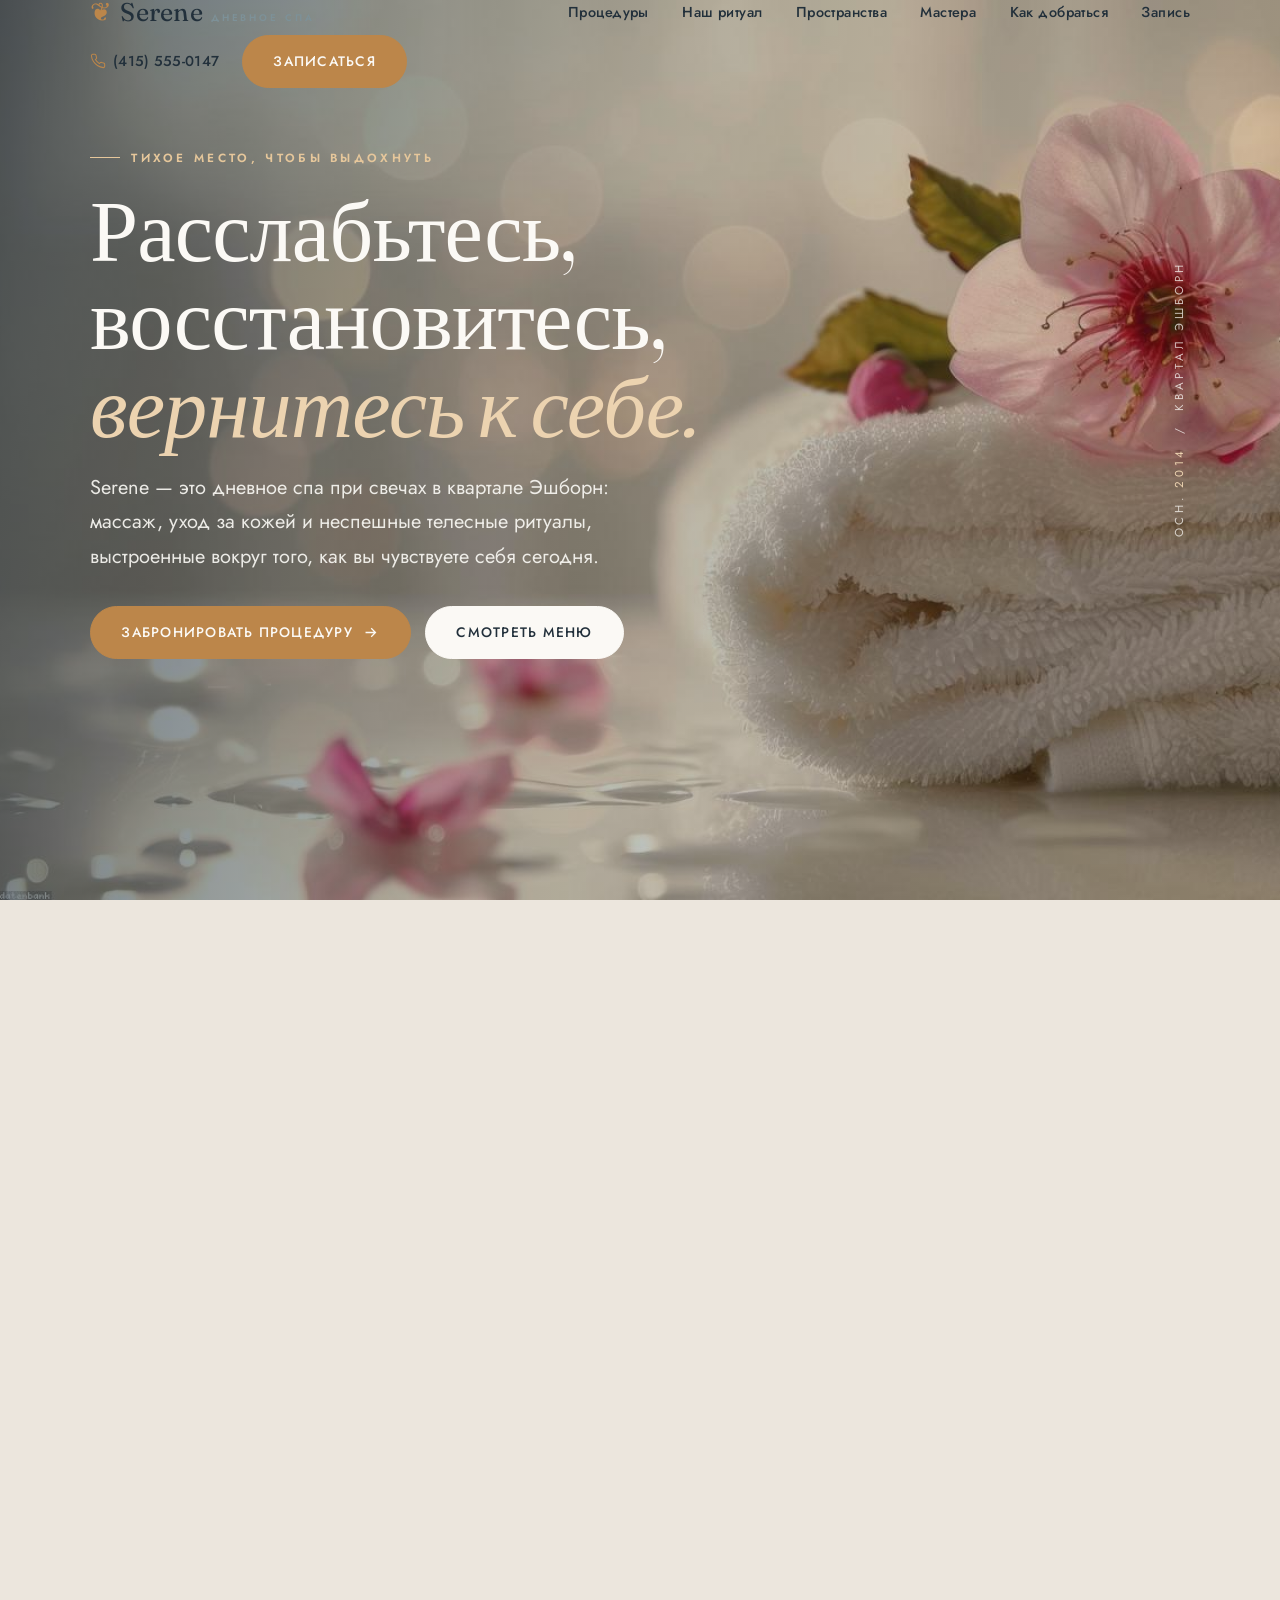
<file: deepseek_html_20260923_3751b5.html>
<!DOCTYPE html>
<html lang="ru">
<head>
<meta charset="utf-8">
<meta name="viewport" content="width=device-width, initial-scale=1">
<title>Serene — Бесплатный шаблон сайта спа и велнеса от uiCookies</title>
<meta name="description" content="Serene — бесплатный одностраничный шаблон сайта спа и велнеса на Bootstrap 5: спокойный дизайн, меню процедур, форма записи, галерея и раздел с командой.">
<meta name="theme-color" content="#22303b">
<meta property="og:type" content="website">
<meta property="og:title" content="Serene — Бесплатный шаблон сайта спа и велнеса">
<meta property="og:description" content="Спокойный, при свечах, одностраничный шаблон на Bootstrap 5 для спа, салонов и велнес-студий.">
<meta property="og:image" content="img/hero.jpg">
<link rel="preconnect" href="https://fonts.googleapis.com">
<link rel="preconnect" href="https://fonts.gstatic.com" crossorigin>
<link href="https://fonts.googleapis.com/css2?family=Fraunces:ital,opsz,wght@0,9..144,300..500;1,9..144,300..500&family=Jost:wght@300;400;500;600&display=swap" rel="stylesheet">
<link rel="stylesheet" href="css/vendor/bootstrap.min.css">
<link rel="stylesheet" href="css/style.css">
</head>
<body>

<a class="skip-link" href="#main">Перейти к содержимому</a>

<header class="site-header" id="siteHeader">
<nav class="nav" aria-label="Основная навигация">
<a class="brand" href="#top" aria-label="Serene — на главную">
<span class="brand-mark">&#10086;</span>Serene<small>дневное спа</small>
</a>
<ul class="nav-links" id="navLinks">
<li><a href="#services">Процедуры</a></li>
<li><a href="#about">Наш ритуал</a></li>
<li><a href="#gallery">Пространства</a></li>
<li><a href="#team">Мастера</a></li>
<li><a href="#visit">Как добраться</a></li>
<li><a href="#book">Запись</a></li>
</ul>
<div class="nav-cta">
<a class="nav-phone" href="tel:+14155550147" aria-label="Позвонить в спа">
<svg viewBox="0 0 24 24" fill="none" stroke="currentColor" stroke-width="1.6" aria-hidden="true"><path d="M22 16.9v3a2 2 0 0 1-2.2 2 19.8 19.8 0 0 1-8.6-3.1 19.5 19.5 0 0 1-6-6 19.8 19.8 0 0 1-3.1-8.7A2 2 0 0 1 4.1 2h3a2 2 0 0 1 2 1.7c.1 1 .4 1.9.7 2.8a2 2 0 0 1-.4 2.1L8.1 9.9a16 16 0 0 0 6 6l1.3-1.3a2 2 0 0 1 2.1-.4c.9.3 1.8.6 2.8.7a2 2 0 0 1 1.7 2z"/></svg>
(415) 555-0147
</a>
<a class="btn" href="#book">Записаться</a>
<button class="nav-toggle" id="navToggle" aria-label="Открыть меню" aria-expanded="false" aria-controls="navLinks">
<span></span>
</button>
</div>
</nav>
</header>

<main id="main">
<span id="top"></span>

<section class="hero" aria-label="Добро пожаловать в Serene Day Spa">
<div class="hero__bg">
<img src="img/hero.jpg" alt="Мягко освещённый кабинет спа с тёплыми полотенцами и зажжёнными свечами" fetchpriority="high">
</div>
<div class="hero__inner wrap">
<div class="hero__grid">
<div class="hero__copy">
<span class="eyebrow">Тихое место, чтобы выдохнуть</span>
<h1 class="hero__title">Расслабьтесь, восстановитесь, <em>вернитесь к себе.</em></h1>
<p class="hero__lede">Serene — это дневное спа при свечах в квартале Эшборн: массаж, уход за кожей и неспешные телесные ритуалы, выстроенные вокруг того, как вы чувствуете себя сегодня.</p>
<div class="hero__actions">
<a class="btn" href="#book">
Забронировать процедуру
<svg viewBox="0 0 24 24" fill="none" stroke="currentColor" stroke-width="1.8" aria-hidden="true"><path d="M5 12h14M13 6l6 6-6 6"/></svg>
</a>
<a class="btn btn--light" href="#services">Смотреть меню</a>
</div>
</div>
<div class="hero__side" aria-hidden="true">Осн. <span>2014</span> &nbsp;/&nbsp; Квартал Эшборн</div>
</div>
<div class="hero__strip reveal">
<div class="hero__stat"><b>12</b><span>ритуалов ухода</span></div>
<div class="hero__stat"><b>9</b><span>мастеров-терапевтов</span></div>
<div class="hero__stat"><b>4.9</b><span>рейтинг гостей</span></div>
<div class="hero__stat"><b>11</b><span>лет спокойствия</span></div>
</div>
</div>
</section>

<section class="section" id="services" aria-labelledby="services-title">
<div class="wrap">
<div class="section-head reveal">
<span class="eyebrow">Меню процедур</span>
<h2 class="section-title" id="services-title">Ритуалы, измеряемые <em>вдохами,</em> а не минутами.</h2>
<p class="lede">Каждая процедура начинается с тёплого очищения стоп и короткой консультации, чтобы давление, масла и темп были подобраны под вас. Выберите категорию ниже.</p>
</div>
<div class="menu-tabs reveal" role="tablist" aria-label="Категории процедур">
<button class="menu-tab is-active" data-filter="all" role="tab" aria-selected="true">Все</button>
<button class="menu-tab" data-filter="massage" role="tab" aria-selected="false">Массаж</button>
<button class="menu-tab" data-filter="facial" role="tab" aria-selected="false">Уход за лицом</button>
<button class="menu-tab" data-filter="body" role="tab" aria-selected="false">Ритуалы для тела</button>
<button class="menu-tab" data-filter="wellness" role="tab" aria-selected="false">Велнес</button>
</div>
<div class="menu-grid reveal" id="menuGrid">
<div class="menu-item" data-cat="massage">
<div class="menu-item__head"><span class="menu-item__name">Глубокий отдых с ароматерапией</span><span class="menu-item__dots" aria-hidden="true"></span></div>
<span class="menu-item__price">$118</span>
<p class="menu-item__meta">Медленный массаж всего тела со смесью лаванды, кедра и сладкого апельсина, чтобы успокоить перегруженную нервную систему.</p>
<div class="menu-item__tags"><span class="chip">75 мин</span><span class="chip">Среднее давление</span></div>
</div>
<div class="menu-item" data-cat="massage">
<div class="menu-item__head"><span class="menu-item__name">Глубокий массаж тканей</span><span class="menu-item__dots" aria-hidden="true"></span></div>
<span class="menu-item__price">$132</span>
<p class="menu-item__meta">Прицельная работа по спине, плечам и бёдрам для зажимов, которые явно задержались дольше, чем нужно.</p>
<div class="menu-item__tags"><span class="chip">60 мин</span><span class="chip">Сильное давление</span></div>
</div>
<div class="menu-item" data-cat="massage">
<div class="menu-item__head"><span class="menu-item__name">Тёплые базальтовые камни</span><span class="menu-item__dots" aria-hidden="true"></span></div>
<span class="menu-item__price">$146</span>
<p class="menu-item__meta">Нагретые вулканические камни скользят вдоль позвоночника, растворяя напряжение, которого вы уже перестали замечать.</p>
<div class="menu-item__tags"><span class="chip">80 мин</span><span class="chip">Мягкое тепло</span></div>
</div>
<div class="menu-item" data-cat="facial">
<div class="menu-item__head"><span class="menu-item__name">Сияющая процедура с розовой водой</span><span class="menu-item__dots" aria-hidden="true"></span></div>
<span class="menu-item__price">$104</span>
<p class="menu-item__meta">Осветляющий ритуал: энзимное очищение, гуаша и массаж розовым кварцем для уставшей, тусклой кожи.</p>
<div class="menu-item__tags"><span class="chip">55 мин</span><span class="chip">Для всех типов кожи</span></div>
</div>
<div class="menu-item" data-cat="facial">
<div class="menu-item__head"><span class="menu-item__name">Уход за барьером кожи «Спокойствие»</span><span class="menu-item__dots" aria-hidden="true"></span></div>
<span class="menu-item__price">$124</span>
<p class="menu-item__meta">Процедура без ароматизаторов для реактивной, сенсибилизированной кожи: охлаждающие шарики, овсяная маска и много тишины.</p>
<div class="menu-item__tags"><span class="chip">65 мин</span><span class="chip">Чувствительная кожа</span></div>
</div>
<div class="menu-item" data-cat="body">
<div class="menu-item__head"><span class="menu-item__name">Морская соль для тела</span><span class="menu-item__dots" aria-hidden="true"></span></div>
<span class="menu-item__price">$96</span>
<p class="menu-item__meta">Отшелушивание минеральной солью с последующим обёртыванием взбитым маслом ши, после которого кожа невероятно мягкая.</p>
<div class="menu-item__tags"><span class="chip">50 мин</span><span class="chip">Отшелушивание</span></div>
</div>
<div class="menu-item" data-cat="body">
<div class="menu-item__head"><span class="menu-item__name">Обёртывание «Кокон» с глиной</span><span class="menu-item__dots" aria-hidden="true"></span></div>
<span class="menu-item__price">$128</span>
<p class="menu-item__meta">Тёплая минеральная глина, массаж головы и неподвижность — полная перезагрузка в льне и тепле.</p>
<div class="menu-item__tags"><span class="chip">70 мин</span><span class="chip">Детокс</span></div>
</div>
<div class="menu-item" data-cat="wellness">
<div class="menu-item__head"><span class="menu-item__name">Сеанс рейки и дыхания</span><span class="menu-item__dots" aria-hidden="true"></span></div>
<span class="menu-item__price">$88</span>
<p class="menu-item__meta">Мягкая энергетическая работа в сочетании с управляемым дыханием, чтобы успокоить бегущие мысли перед сном или важной неделей.</p>
<div class="menu-item__tags"><span class="chip">45 мин</span><span class="chip">Без масел</span></div>
</div>
<div class="menu-item" data-cat="wellness">
<div class="menu-item__head"><span class="menu-item__name">Ретрит на полдня</span><span class="menu-item__dots" aria-hidden="true"></span></div>
<span class="menu-item__price">$268</span>
<p class="menu-item__meta">Массаж, уход за лицом, ванна и чай у камина — три неспешных часа полностью вне графика.</p>
<div class="menu-item__tags"><span class="chip">3 ч</span><span class="chip">Фирменный</span></div>
</div>
</div>
<p class="menu-note reveal">
<svg viewBox="0 0 24 24" fill="none" stroke="currentColor" stroke-width="1.6" aria-hidden="true"><circle cx="12" cy="12" r="9"/><path d="M12 8h.01M11 12h1v4h1"/></svg>
Доступны кабинеты для пар и подарочные карты. В цены включены чаевые и травяной чай в завершение.
</p>
</div>
</section>

<section class="section section--mist" id="about" aria-labelledby="about-title">
<div class="wrap">
<div class="about-grid">
<div class="about-figure reveal">
<div class="arch"><img src="img/about.jpg" alt="Терапевт раскладывает свежие цветы и свёрнутые полотенца рядом с кушеткой"></div>
<div class="about-badge">
<span class="about-badge__ico"><svg viewBox="0 0 24 24" fill="none" stroke="currentColor" stroke-width="1.5" aria-hidden="true"><path d="M12 3c1.5 3 4 4 4 7a4 4 0 0 1-8 0c0-3 2.5-4 4-7z"/><path d="M12 14v7M8 21h8"/></svg></span>
<div><b>Чистые формулы</b><span>Только cruelty-free средства с низким содержанием ароматизаторов</span></div>
</div>
</div>
<div class="about-copy reveal d1">
<span class="eyebrow">Наш ритуал</span>
<h2 class="section-title" id="about-title">Забота, которая замедляется под ваш темп.</h2>
<p class="lede">Serene началось в 2014 году с одной мысли: отдых — не роскошь, которую нужно заслужить, а поддержка. Всё здесь — приглушённый свет, лён, неторопливые руки — создано, чтобы помочь вам сбросить скорость.</p>
<ul class="pillars">
<li><span class="tick"><svg viewBox="0 0 24 24" fill="none" stroke="currentColor" stroke-width="2" aria-hidden="true"><path d="M20 6 9 17l-5-5"/></svg></span><div><b>Сначала консультация</b><p>Мы спрашиваем до начала и корректируем давление, масла и темп по ходу.</p></div></li>
<li><span class="tick"><svg viewBox="0 0 24 24" fill="none" stroke="currentColor" stroke-width="2" aria-hidden="true"><path d="M20 6 9 17l-5-5"/></svg></span><div><b>Меньше записей — больше пространства</b><p>Мы оставляем буферное время между гостями, чтобы ни одна процедура не была в спешке.</p></div></li>
<li><span class="tick"><svg viewBox="0 0 24 24" fill="none" stroke="currentColor" stroke-width="2" aria-hidden="true"><path d="M20 6 9 17l-5-5"/></svg></span><div><b>Средства, которые можно съесть</b><p>Растительные, cruelty-free и достаточно мягкие даже для реактивной кожи.</p></div></li>
</ul>
<p class="signature">Наоми Вэнс<small>Основатель и ведущий терапевт</small></p>
</div>
</div>
</div>
</section>

<section class="section" id="gallery" aria-labelledby="gallery-title">
<div class="wrap">
<div class="section-head section-head--center reveal">
<span class="eyebrow eyebrow--center">Внутри Serene</span>
<h2 class="section-title" id="gallery-title">Комнаты, похожие на долгий выдох.</h2>
<p class="lede">Девять отдельных кабинетов, бассейн при свечах и чайный сад — всё в нескольких шагах от шума квартала.</p>
</div>
<div class="gallery reveal" id="gallery-grid">
<figure class="g-tall" data-full="img/g2.jpg"><img src="img/g2.jpg" alt="Массажист работает с плечами гостя в приглушённом свете"><figcaption>Фирменный массажный кабинет</figcaption></figure>
<figure class="g-wide" data-full="img/g3.jpg"><img src="img/g3.jpg" alt="Композиция гладких базальтовых камней для горячего массажа"><figcaption>Терапия тёплыми камнями</figcaption></figure>
<figure data-full="img/g1.jpg"><img src="img/g1.jpg" alt="Свеча ручной работы светится на деревянном выступе"><figcaption>Восковые свечи</figcaption></figure>
<figure data-full="img/g4.jpg"><img src="img/g4.jpg" alt="Средства для ухода и ботаника, разложенные для процедуры для лица"><figcaption>Бар для ухода за лицом</figcaption></figure>
<figure class="g-wide" data-full="img/philosophy.jpg"><img src="img/philosophy.jpg" alt="Свежие цветы, сложенные полотенца и масла на тележке спа"><figcaption>Чайный сад</figcaption></figure>
</div>
</div>
</section>

<section class="section booking" id="book" aria-labelledby="book-title">
<div class="wrap">
<div class="booking-grid">
<div class="booking-copy reveal">
<span class="eyebrow">Забронируйте время</span>
<h2 id="book-title">Записаться на процедуру</h2>
<p>Расскажите, что вам нужно и когда — мы подтвердим мастера и закрепим кабинет в течение нескольких часов. Депозит не требуется.</p>
<ul class="booking-facts">
<li><svg viewBox="0 0 24 24" fill="none" stroke="currentColor" stroke-width="1.6" aria-hidden="true"><rect x="3" y="4" width="18" height="18" rx="2"/><path d="M16 2v4M8 2v4M3 10h18"/></svg>Открыто со вторника по воскресенье, по записи</li>
<li><svg viewBox="0 0 24 24" fill="none" stroke="currentColor" stroke-width="1.6" aria-hidden="true"><circle cx="12" cy="12" r="9"/><path d="M12 7v5l3 2"/></svg>Пожалуйста, приходите на 15 минут раньше, чтобы освоиться</li>
<li><svg viewBox="0 0 24 24" fill="none" stroke="currentColor" stroke-width="1.6" aria-hidden="true"><path d="M20 6 9 17l-5-5"/></svg>Бесплатный перенос не позднее чем за 24 часа</li>
</ul>
</div>
<div class="form-card reveal d1">
<form id="bookingForm" novalidate>
<div class="form-grid">
<div class="field">
<label for="bf-name">Имя <span class="req" aria-hidden="true">*</span></label>
<input type="text" id="bf-name" name="name" autocomplete="name" required placeholder="Ваше полное имя">
<span class="error-msg">Пожалуйста, укажите ваше имя.</span>
</div>
<div class="field">
<label for="bf-phone">Телефон <span class="req" aria-hidden="true">*</span></label>
<input type="tel" id="bf-phone" name="phone" autocomplete="tel" required placeholder="(415) 555-0000">
<span class="error-msg">Номер, по которому мы сможем с вами связаться.</span>
</div>
<div class="field field--full">
<label for="bf-email">Email <span class="req" aria-hidden="true">*</span></label>
<input type="email" id="bf-email" name="email" autocomplete="email" required placeholder="you@example.com">
<span class="error-msg">Пожалуйста, введите корректный адрес email.</span>
</div>
<div class="field">
<label for="bf-service">Процедура <span class="req" aria-hidden="true">*</span></label>
<select id="bf-service" name="service" required>
<option value="" disabled selected>Выберите ритуал</option>
<option>Глубокий отдых с ароматерапией</option>
<option>Глубокий массаж тканей</option>
<option>Тёплые базальтовые камни</option>
<option>Сияющая процедура с розовой водой</option>
<option>Уход за барьером кожи «Спокойствие»</option>
<option>Морская соль для тела</option>
<option>Обёртывание «Кокон» с глиной</option>
<option>Сеанс рейки и дыхания</option>
<option>Ретрит на полдня</option>
</select>
<span class="error-msg">Выберите процедуру, чтобы продолжить.</span>
</div>
<div class="field">
<label for="bf-date">Дата <span class="req" aria-hidden="true">*</span></label>
<input type="date" id="bf-date" name="date" required>
<span class="error-msg">Выберите день (вт–вс).</span>
</div>
<div class="field">
<label for="bf-time">Удобное время</label>
<select id="bf-time" name="time">
<option value="" disabled selected>Любое время</option>
<option>Утро (10–12)</option>
<option>День (12–16)</option>
<option>Вечер (16–20)</option>
</select>
</div>
<div class="field">
<label for="bf-guests">Гостей</label>
<select id="bf-guests" name="guests">
<option>Только я</option>
<option>Двое (кабинет для пар)</option>
<option>Небольшая группа</option>
</select>
</div>
<div class="field field--full">
<label for="bf-notes">Что нам стоит знать?</label>
<textarea id="bf-notes" name="notes" placeholder="Травмы, аллергии, беременность или то, каким был ваш день…"></textarea>
</div>
<div class="form-status" id="formStatus" role="status" aria-live="polite">
<svg viewBox="0 0 24 24" fill="none" stroke="currentColor" stroke-width="1.8" aria-hidden="true"><path d="M20 6 9 17l-5-5"/></svg>
<span>Спасибо — заявка отправлена. Мы скоро позвоним, чтобы подтвердить мастера.</span>
</div>
<div class="form-submit">
<button type="submit" class="btn">Запросить запись<svg viewBox="0 0 24 24" fill="none" stroke="currentColor" stroke-width="1.8" aria-hidden="true"><path d="M5 12h14M13 6l6 6-6 6"/></svg></button>
</div>
</div>
</form>
</div>
</div>
</div>
</section>

<section class="section" id="team" aria-labelledby="team-title">
<div class="wrap">
<div class="section-head section-head--center reveal">
<span class="eyebrow eyebrow--center">Ваши мастера</span>
<h2 class="section-title" id="team-title">Уверенные руки, тихая компания.</h2>
<p class="lede">Каждый мастер в Serene имеет лицензию, бесконечно добр и обучен читать потребности тела раньше, чем вы найдёте слова.</p>
</div>
<div class="team-grid">
<article class="therapist reveal">
<div class="therapist__photo arch">
<img src="img/team1.jpg" alt="Наоми Вэнс, основатель и ведущий массажист">
<div class="therapist__social" aria-label="Ссылки Наоми">
<a href="#book" aria-label="Записаться к Наоми"><svg viewBox="0 0 24 24" fill="none" stroke="currentColor" stroke-width="1.7" aria-hidden="true"><rect x="3" y="4" width="18" height="18" rx="2"/><path d="M16 2v4M8 2v4M3 10h18"/></svg></a>
<a href="#" aria-label="Наоми в Instagram"><svg viewBox="0 0 24 24" fill="none" stroke="currentColor" stroke-width="1.6" aria-hidden="true"><rect x="3" y="3" width="18" height="18" rx="5"/><circle cx="12" cy="12" r="4"/><circle cx="17.5" cy="6.5" r="1" fill="currentColor" stroke="none"/></svg></a>
</div>
</div>
<h3>Наоми Вэнс</h3>
<p class="role">Основатель &middot; Массаж</p>
<p>Пятнадцать лет глубокого массажа тканей и ароматерапии. Считает, что лучшая процедура — та, во время которой вы почти уснули.</p>
</article>
<article class="therapist reveal d1">
<div class="therapist__photo arch">
<img src="img/team2.jpg" alt="Прия Ананд, специалист по уходу за лицом и кожей">
<div class="therapist__social" aria-label="Ссылки Прии">
<a href="#book" aria-label="Записаться к Прии"><svg viewBox="0 0 24 24" fill="none" stroke="currentColor" stroke-width="1.7" aria-hidden="true"><rect x="3" y="4" width="18" height="18" rx="2"/><path d="M16 2v4M8 2v4M3 10h18"/></svg></a>
<a href="#" aria-label="Прия в Instagram"><svg viewBox="0 0 24 24" fill="none" stroke="currentColor" stroke-width="1.6" aria-hidden="true"><rect x="3" y="3" width="18" height="18" rx="5"/><circle cx="12" cy="12" r="4"/><circle cx="17.5" cy="6.5" r="1" fill="currentColor" stroke="none"/></svg></a>
</div>
</div>
<h3>Прия Ананд</h3>
<p class="role">Уход за лицом &middot; Кожа</p>
<p>Одержима барьером кожи и успокаивает реактивные, уставшие лица охлаждающими шариками и тишиной. Мастер гуаша.</p>
</article>
<article class="therapist reveal d2">
<div class="therapist__photo arch">
<img src="img/team3.jpg" alt="Элиас Торн, специалист по телесной работе и рейки">
<div class="therapist__social" aria-label="Ссылки Элиаса">
<a href="#book" aria-label="Записаться к Элиасу"><svg viewBox="0 0 24 24" fill="none" stroke="currentColor" stroke-width="1.7" aria-hidden="true"><rect x="3" y="4" width="18" height="18" rx="2"/><path d="M16 2v4M8 2v4M3 10h18"/></svg></a>
<a href="#" aria-label="Элиас в Instagram"><svg viewBox="0 0 24 24" fill="none" stroke="currentColor" stroke-width="1.6" aria-hidden="true"><rect x="3" y="3" width="18" height="18" rx="5"/><circle cx="12" cy="12" r="4"/><circle cx="17.5" cy="6.5" r="1" fill="currentColor" stroke="none"/></svg></a>
</div>
</div>
<h3>Элиас Торн</h3>
<p class="role">Телесная работа &middot; Рейки</p>
<p>Сочетает медленную телесную работу с дыханием и энергетической практикой. Тот, к кому идти, когда плечи живут у самых ушей.</p>
</article>
</div>
</div>
</section>

<section class="section section--mist" id="reviews" aria-labelledby="reviews-title">
<div class="wrap">
<div class="section-head section-head--center reveal">
<span class="eyebrow eyebrow--center">Добрые слова</span>
<h2 class="section-title" id="reviews-title">Что гости уносят с собой.</h2>
</div>
<div class="quotes reveal">
<div class="quotes__mark" aria-hidden="true">&ldquo;</div>
<div class="quotes__track" id="quotesTrack">
<blockquote class="quote is-active">
<div class="quote__stars" aria-label="5 из 5 звёзд"><svg viewBox="0 0 24 24" fill="currentColor" aria-hidden="true"><path d="m12 2 3 6.5 7 .8-5.2 4.8L18 21l-6-3.4L6 21l1.2-6.9L2 9.3l7-.8z"/></svg><svg viewBox="0 0 24 24" fill="currentColor" aria-hidden="true"><path d="m12 2 3 6.5 7 .8-5.2 4.8L18 21l-6-3.4L6 21l1.2-6.9L2 9.3l7-.8z"/></svg><svg viewBox="0 0 24 24" fill="currentColor" aria-hidden="true"><path d="m12 2 3 6.5 7 .8-5.2 4.8L18 21l-6-3.4L6 21l1.2-6.9L2 9.3l7-.8z"/></svg><svg viewBox="0 0 24 24" fill="currentColor" aria-hidden="true"><path d="m12 2 3 6.5 7 .8-5.2 4.8L18 21l-6-3.4L6 21l1.2-6.9L2 9.3l7-.8z"/></svg><svg viewBox="0 0 24 24" fill="currentColor" aria-hidden="true"><path d="m12 2 3 6.5 7 .8-5.2 4.8L18 21l-6-3.4L6 21l1.2-6.9L2 9.3l7-.8z"/></svg></div>
<p>Я пришла такой зажатой, что едва могла повернуть голову. Наоми нашла каждый узел, хотя я не сказала ни слова. Ушла другим человеком.</p>
<div class="quote__who">Мариэль Окоро<span>Глубокий массаж тканей</span></div>
</blockquote>
<blockquote class="quote">
<div class="quote__stars" aria-label="5 из 5 звёзд"><svg viewBox="0 0 24 24" fill="currentColor" aria-hidden="true"><path d="m12 2 3 6.5 7 .8-5.2 4.8L18 21l-6-3.4L6 21l1.2-6.9L2 9.3l7-.8z"/></svg><svg viewBox="0 0 24 24" fill="currentColor" aria-hidden="true"><path d="m12 2 3 6.5 7 .8-5.2 4.8L18 21l-6-3.4L6 21l1.2-6.9L2 9.3l7-.8z"/></svg><svg viewBox="0 0 24 24" fill="currentColor" aria-hidden="true"><path d="m12 2 3 6.5 7 .8-5.2 4.8L18 21l-6-3.4L6 21l1.2-6.9L2 9.3l7-.8z"/></svg><svg viewBox="0 0 24 24" fill="currentColor" aria-hidden="true"><path d="m12 2 3 6.5
</file>
<file: css/style.css>
/* ==========================================================================
   Serene — Spa / Wellness template
   Design: "Candlelit Hammam"
   Palette: blue-slate ink + warm greige + pale mist + gilded amber
   Type:    Fraunces (display serif) / Jost (body sans)
   ========================================================================== */

:root {
  --ink:     #22303b;   /* deep blue-slate — text, dark sections */
  --slate:   #58707a;   /* muted teal-slate — subheads, borders */
  --slate-2: #7d9198;   /* lighter slate for muted text */
  --mist:    #dde4e3;   /* pale blue-grey — soft tints / cards */
  --sand:    #ece6dd;   /* warm greige — page background */
  --sand-2:  #f4efe8;   /* lighter greige — raised cards */
  --amber:   #bc864a;   /* gilded amber — primary accent */
  --amber-d: #a06f36;   /* deeper amber for hover */
  --blush:   #cda9a0;   /* dusty clay-rose — sparingly */
  --white:   #fbf9f5;

  --shadow-sm: 0 2px 12px rgba(34, 48, 59, 0.06);
  --shadow-md: 0 18px 44px rgba(34, 48, 59, 0.12);
  --shadow-lg: 0 30px 70px rgba(34, 48, 59, 0.18);

  --ease: cubic-bezier(0.22, 0.61, 0.36, 1);
  --nav-h: 78px;

  --ff-display: "Fraunces", Georgia, "Times New Roman", serif;
  --ff-body: "Jost", "Segoe UI", system-ui, sans-serif;

  --wrap: 1180px;
}

/* ------------------------------------------------------------------ Reset */
* { box-sizing: border-box; }

html { scroll-behavior: smooth; }
@media (prefers-reduced-motion: reduce) {
  html { scroll-behavior: auto; }
}

body {
  margin: 0;
  font-family: var(--ff-body);
  font-weight: 400;
  font-size: 1.02rem;
  line-height: 1.72;
  color: var(--ink);
  background: var(--sand);
  -webkit-font-smoothing: antialiased;
  text-rendering: optimizeLegibility;
  overflow-x: hidden;
}

img { max-width: 100%; display: block; }

h1, h2, h3, h4 {
  font-family: var(--ff-display);
  font-weight: 400;
  line-height: 1.08;
  letter-spacing: -0.01em;
  color: var(--ink);
  margin: 0 0 0.5em;
  font-optical-sizing: auto;
}

p { margin: 0 0 1.1em; }
a { color: var(--slate); text-decoration: none; transition: color 0.25s var(--ease); }
a:hover { color: var(--amber); }

/* Skip link */
.skip-link {
  position: absolute;
  left: 12px; top: -60px;
  z-index: 2000;
  background: var(--ink);
  color: var(--white);
  padding: 12px 22px;
  border-radius: 0 0 8px 8px;
  font-size: 0.85rem;
  letter-spacing: 0.04em;
  transition: top 0.25s var(--ease);
}
.skip-link:focus { top: 0; color: var(--white); }

:focus-visible {
  outline: 2px solid var(--amber);
  outline-offset: 3px;
  border-radius: 2px;
}

/* ------------------------------------------------------------------ Layout */
.wrap {
  width: 100%;
  max-width: var(--wrap);
  margin-inline: auto;
  padding-inline: clamp(1.25rem, 4vw, 2.5rem);
}

.section { padding-block: clamp(4.5rem, 9vw, 8rem); position: relative; }
.section--mist { background: var(--mist); }
.section--tight { padding-block: clamp(3rem, 6vw, 5rem); }

.eyebrow {
  display: inline-flex;
  align-items: center;
  gap: 0.7rem;
  font-family: var(--ff-body);
  font-size: 0.74rem;
  font-weight: 600;
  letter-spacing: 0.28em;
  text-transform: uppercase;
  color: var(--amber-d);
  margin-bottom: 1.1rem;
}
.eyebrow::before {
  content: "";
  width: 30px; height: 1px;
  background: var(--amber);
  display: inline-block;
}
.eyebrow--center::after {
  content: "";
  width: 30px; height: 1px;
  background: var(--amber);
  display: inline-block;
}

.section-head { max-width: 620px; margin-bottom: clamp(2.5rem, 5vw, 3.75rem); }
.section-head--center { margin-inline: auto; text-align: center; }
.section-head--center .eyebrow { justify-content: center; }
.section-title { font-size: clamp(2.1rem, 4.4vw, 3.35rem); }
.section-title em { font-style: italic; color: var(--slate); }
.lede { font-size: 1.12rem; color: var(--slate); max-width: 54ch; }
.section-head--center .lede { margin-inline: auto; }

/* --------------------------------------------------------------- Buttons */
.btn {
  --btn-bg: var(--amber);
  --btn-fg: var(--white);
  display: inline-flex;
  align-items: center;
  gap: 0.6rem;
  font-family: var(--ff-body);
  font-size: 0.86rem;
  font-weight: 500;
  letter-spacing: 0.09em;
  text-transform: uppercase;
  padding: 0.95rem 1.9rem;
  border-radius: 100px;
  border: 1px solid var(--btn-bg);
  background: var(--btn-bg);
  color: var(--btn-fg);
  cursor: pointer;
  transition: transform 0.35s var(--ease), background 0.3s var(--ease),
              color 0.3s var(--ease), border-color 0.3s var(--ease), box-shadow 0.3s var(--ease);
  will-change: transform;
}
.btn svg { width: 17px; height: 17px; flex: none; }
.btn:hover {
  color: var(--btn-fg);
  transform: translateY(-3px);
  box-shadow: 0 14px 28px rgba(188, 134, 74, 0.32);
  background: var(--amber-d);
  border-color: var(--amber-d);
}
.btn--ghost {
  --btn-bg: transparent;
  --btn-fg: var(--ink);
  border-color: rgba(34, 48, 59, 0.28);
}
.btn--ghost:hover {
  background: var(--ink);
  border-color: var(--ink);
  color: var(--white);
  box-shadow: var(--shadow-md);
}
.btn--light {
  --btn-bg: var(--white);
  --btn-fg: var(--ink);
  border-color: var(--white);
}
.btn--light:hover { background: transparent; color: var(--white); border-color: rgba(251,249,245,0.6); }
.btn--on-dark.btn--ghost { --btn-fg: var(--white); border-color: rgba(251,249,245,0.4); }
.btn--on-dark.btn--ghost:hover { background: var(--white); color: var(--ink); border-color: var(--white); }

.textlink {
  display: inline-flex; align-items: center; gap: 0.5rem;
  font-weight: 500; letter-spacing: 0.04em; color: var(--ink);
  font-size: 0.92rem;
}
.textlink svg { width: 16px; height: 16px; transition: transform 0.3s var(--ease); }
.textlink:hover { color: var(--amber); }
.textlink:hover svg { transform: translateX(5px); }

/* ---------------------------------------------------------------- Header */
.site-header {
  position: fixed;
  inset: 0 0 auto 0;
  z-index: 1000;
  height: var(--nav-h);
  display: flex;
  align-items: center;
  transition: background 0.4s var(--ease), box-shadow 0.4s var(--ease), height 0.4s var(--ease);
}
.site-header.is-scrolled {
  background: color-mix(in srgb, var(--sand) 92%, transparent);
  -webkit-backdrop-filter: blur(12px);
  backdrop-filter: blur(12px);
  box-shadow: var(--shadow-sm);
  height: 66px;
}
.nav {
  width: 100%; max-width: var(--wrap);
  margin-inline: auto;
  padding-inline: clamp(1.25rem, 4vw, 2.5rem);
  display: flex; align-items: center; justify-content: space-between;
}
.brand {
  display: inline-flex; align-items: baseline; gap: 0.5rem;
  font-family: var(--ff-display);
  font-size: 1.6rem;
  letter-spacing: 0.01em;
  color: var(--ink);
}
.brand:hover { color: var(--ink); }
.brand .brand-mark { color: var(--amber); }
.brand small {
  font-family: var(--ff-body);
  font-size: 0.6rem; font-weight: 600;
  letter-spacing: 0.3em; text-transform: uppercase;
  color: var(--slate-2);
}

.nav-links {
  display: flex; align-items: center; gap: clamp(1.2rem, 2.6vw, 2.3rem);
  list-style: none; margin: 0; padding: 0;
}
.nav-links a {
  color: var(--ink);
  font-size: 0.9rem; font-weight: 500; letter-spacing: 0.03em;
  position: relative; padding-block: 4px;
}
.nav-links a::after {
  content: ""; position: absolute; left: 0; bottom: -2px;
  width: 0; height: 1.5px; background: var(--amber);
  transition: width 0.3s var(--ease);
}
.nav-links a:hover { color: var(--amber); }
.nav-links a:hover::after { width: 100%; }
.nav-cta { display: inline-flex; align-items: center; gap: 1.4rem; }
.nav-phone {
  display: inline-flex; align-items: center; gap: 0.45rem;
  font-size: 0.9rem; font-weight: 500; color: var(--ink); letter-spacing: 0.02em;
}
.nav-phone svg { width: 16px; height: 16px; color: var(--amber); }

.nav-toggle {
  display: none;
  width: 46px; height: 46px;
  border: 1px solid rgba(34,48,59,0.2);
  border-radius: 50%;
  background: transparent;
  cursor: pointer;
  padding: 0;
  align-items: center; justify-content: center;
}
.nav-toggle span {
  position: relative; width: 20px; height: 1.6px; background: var(--ink);
  transition: background 0.2s var(--ease);
}
.nav-toggle span::before, .nav-toggle span::after {
  content: ""; position: absolute; left: 0; width: 20px; height: 1.6px; background: var(--ink);
  transition: transform 0.3s var(--ease), top 0.3s var(--ease);
}
.nav-toggle span::before { top: -6px; }
.nav-toggle span::after { top: 6px; }
.nav-toggle[aria-expanded="true"] span { background: transparent; }
.nav-toggle[aria-expanded="true"] span::before { top: 0; transform: rotate(45deg); }
.nav-toggle[aria-expanded="true"] span::after { top: 0; transform: rotate(-45deg); }

/* --------------------------------------------------------------- Hero */
.hero {
  position: relative;
  min-height: 100vh;
  display: flex;
  align-items: center;
  padding-top: calc(var(--nav-h) + 2rem);
  padding-bottom: 3rem;
  overflow: hidden;
}
.hero__bg {
  position: absolute; inset: 0; z-index: 0;
}
.hero__bg img { width: 100%; height: 100%; object-fit: cover; }
.hero__bg::after {
  content: ""; position: absolute; inset: 0;
  background:
    linear-gradient(105deg, rgba(34,48,59,0.72) 0%, rgba(34,48,59,0.34) 46%, rgba(34,48,59,0.12) 100%);
}
.hero__inner { position: relative; z-index: 2; width: 100%; }
.hero__grid {
  display: grid;
  grid-template-columns: minmax(0, 1fr) auto;
  align-items: end;
  gap: 2rem;
}
.hero__copy { max-width: 640px; color: var(--white); }
.hero .eyebrow { color: #e6c79b; }
.hero .eyebrow::before { background: #e6c79b; }
.hero__title {
  color: var(--white);
  font-size: clamp(2.9rem, 7.2vw, 5.4rem);
  line-height: 1.02;
  margin-bottom: 1.3rem;
}
.hero__title em { font-style: italic; color: #ecd3b0; }
.hero__lede {
  color: rgba(251,249,245,0.9);
  font-size: clamp(1.05rem, 1.7vw, 1.25rem);
  max-width: 46ch;
  margin-bottom: 2rem;
}
.hero__actions { display: flex; flex-wrap: wrap; gap: 0.9rem; align-items: center; }
.hero__side {
  writing-mode: vertical-rl;
  text-orientation: mixed;
  transform: rotate(180deg);
  color: rgba(251,249,245,0.75);
  font-size: 0.72rem; letter-spacing: 0.32em; text-transform: uppercase;
  align-self: center;
}
.hero__side span { color: #ecd3b0; }

/* floating stats strip */
.hero__strip {
  position: relative; z-index: 2;
  margin-top: clamp(2.5rem, 5vw, 4rem);
  display: grid;
  grid-template-columns: repeat(4, 1fr);
  gap: 1px;
  background: rgba(251,249,245,0.22);
  border: 1px solid rgba(251,249,245,0.22);
  border-radius: 14px;
  overflow: hidden;
  -webkit-backdrop-filter: blur(6px);
  backdrop-filter: blur(6px);
}
.hero__stat {
  background: rgba(34,48,59,0.28);
  padding: 1.25rem 1.4rem;
  color: var(--white);
}
.hero__stat b {
  font-family: var(--ff-display);
  font-size: 1.85rem; font-weight: 400; display: block; line-height: 1;
  color: #ecd3b0;
}
.hero__stat span { font-size: 0.78rem; letter-spacing: 0.06em; color: rgba(251,249,245,0.82); }

/* --------------------------------------------------------------- Arch motif */
.arch {
  border-radius: 50% 50% 14px 14px / 26% 26% 0 0;
  overflow: hidden;
}

/* --------------------------------------------------------------- Services / menu */
.menu-tabs {
  display: flex; flex-wrap: wrap; gap: 0.6rem;
  margin-bottom: 2.6rem;
}
.menu-tab {
  font-family: var(--ff-body);
  font-size: 0.82rem; font-weight: 500; letter-spacing: 0.08em; text-transform: uppercase;
  padding: 0.6rem 1.25rem;
  border-radius: 100px;
  border: 1px solid rgba(34,48,59,0.16);
  background: transparent; color: var(--slate);
  cursor: pointer;
  transition: all 0.3s var(--ease);
}
.menu-tab:hover { border-color: var(--amber); color: var(--ink); }
.menu-tab.is-active { background: var(--ink); border-color: var(--ink); color: var(--white); }

.menu-grid {
  display: grid;
  grid-template-columns: repeat(2, 1fr);
  gap: 0 clamp(2rem, 5vw, 4.5rem);
}
.menu-item {
  display: grid;
  grid-template-columns: 1fr auto;
  align-items: baseline;
  gap: 0 0.5rem;
  padding: 1.4rem 0;
  border-bottom: 1px solid rgba(34,48,59,0.1);
}
.menu-item.is-hidden { display: none; }
.menu-item__head {
  display: flex; align-items: baseline; gap: 0.55rem;
  min-width: 0;
}
.menu-item__name {
  font-family: var(--ff-display);
  font-size: 1.4rem; color: var(--ink); line-height: 1.15;
}
.menu-item__dots {
  flex: 1;
  border-bottom: 1.5px dotted rgba(88,112,122,0.5);
  transform: translateY(-4px);
  min-width: 22px;
}
.menu-item__price {
  font-family: var(--ff-display);
  font-size: 1.35rem; color: var(--amber-d); white-space: nowrap;
}
.menu-item__meta {
  grid-column: 1 / -1;
  margin-top: 0.45rem;
  color: var(--slate);
  font-size: 0.95rem;
  max-width: 52ch;
}
.menu-item__tags { grid-column: 1 / -1; margin-top: 0.7rem; display: flex; flex-wrap: wrap; gap: 0.4rem; }
.chip {
  font-size: 0.7rem; letter-spacing: 0.05em; text-transform: uppercase;
  color: var(--slate); padding: 0.25rem 0.65rem;
  border: 1px solid rgba(88,112,122,0.28); border-radius: 100px;
}
.menu-note {
  margin-top: 2.6rem; display: flex; align-items: center; gap: 0.8rem;
  color: var(--slate); font-size: 0.92rem;
}
.menu-note svg { width: 20px; height: 20px; color: var(--amber); flex: none; }

/* --------------------------------------------------------------- About / philosophy */
.about-grid {
  display: grid;
  grid-template-columns: 0.92fr 1.08fr;
  gap: clamp(2rem, 6vw, 5rem);
  align-items: center;
}
.about-figure { position: relative; }
.about-figure img { width: 100%; aspect-ratio: 5/6; object-fit: cover; }
.about-figure .arch { box-shadow: var(--shadow-md); }
.about-badge {
  position: absolute; right: -18px; bottom: 34px;
  background: var(--white);
  border-radius: 16px;
  padding: 1.2rem 1.4rem;
  box-shadow: var(--shadow-md);
  display: flex; align-items: center; gap: 0.9rem;
  max-width: 240px;
}
.about-badge__ico {
  width: 46px; height: 46px; border-radius: 50%; flex: none;
  background: var(--mist); color: var(--amber-d);
  display: flex; align-items: center; justify-content: center;
}
.about-badge__ico svg { width: 24px; height: 24px; }
.about-badge b { font-family: var(--ff-display); font-size: 1.1rem; display: block; line-height: 1.1; }
.about-badge span { font-size: 0.8rem; color: var(--slate); }

.pillars { list-style: none; margin: 2rem 0 2.2rem; padding: 0; display: grid; gap: 1.1rem; }
.pillars li { display: flex; gap: 0.9rem; align-items: flex-start; }
.pillars .tick {
  width: 30px; height: 30px; flex: none; border-radius: 50%;
  background: var(--mist); color: var(--amber-d);
  display: flex; align-items: center; justify-content: center; margin-top: 2px;
}
.pillars .tick svg { width: 16px; height: 16px; }
.pillars b { display: block; font-family: var(--ff-display); font-size: 1.12rem; color: var(--ink); }
.pillars p { margin: 0.15rem 0 0; color: var(--slate); font-size: 0.96rem; }
.signature {
  font-family: var(--ff-display);
  font-style: italic; font-size: 1.5rem; color: var(--slate); margin-top: 0.4rem;
}
.signature small { display: block; font-family: var(--ff-body); font-style: normal; font-size: 0.78rem; letter-spacing: 0.08em; text-transform: uppercase; color: var(--slate-2); margin-top: 0.3rem; }

/* --------------------------------------------------------------- Gallery */
.gallery {
  display: grid;
  grid-template-columns: repeat(4, 1fr);
  grid-auto-rows: 220px;
  gap: 1rem;
}
.gallery figure {
  margin: 0; position: relative; overflow: hidden; border-radius: 10px;
  cursor: pointer; background: var(--mist);
}
.gallery img { width: 100%; height: 100%; object-fit: cover; transition: transform 0.7s var(--ease); }
.gallery figure::after {
  content: ""; position: absolute; inset: 0;
  background: linear-gradient(to top, rgba(34,48,59,0.45), transparent 55%);
  opacity: 0; transition: opacity 0.4s var(--ease);
}
.gallery figcaption {
  position: absolute; left: 16px; bottom: 14px; z-index: 2;
  color: var(--white); font-size: 0.82rem; letter-spacing: 0.05em;
  opacity: 0; transform: translateY(8px); transition: opacity 0.4s var(--ease), transform 0.4s var(--ease);
}
.gallery figure:hover img { transform: scale(1.07); }
.gallery figure:hover::after { opacity: 1; }
.gallery figure:hover figcaption { opacity: 1; transform: translateY(0); }
.gallery .g-tall { grid-row: span 2; }
.gallery .g-wide { grid-column: span 2; }

/* Lightbox */
.lightbox {
  position: fixed; inset: 0; z-index: 3000;
  background: rgba(22,30,37,0.9);
  -webkit-backdrop-filter: blur(6px); backdrop-filter: blur(6px);
  display: none; align-items: center; justify-content: center; padding: 5vw;
}
.lightbox.is-open { display: flex; }
.lightbox img { max-width: 90vw; max-height: 86vh; border-radius: 8px; box-shadow: var(--shadow-lg); }
.lightbox__close {
  position: absolute; top: 22px; right: 26px;
  width: 48px; height: 48px; border-radius: 50%;
  background: rgba(251,249,245,0.12); border: 1px solid rgba(251,249,245,0.3);
  color: var(--white); cursor: pointer; display: flex; align-items: center; justify-content: center;
}
.lightbox__close svg { width: 22px; height: 22px; }

/* --------------------------------------------------------------- Team */
.team-grid {
  display: grid; grid-template-columns: repeat(3, 1fr);
  gap: clamp(1.4rem, 3vw, 2.4rem);
}
.therapist { text-align: center; }
.therapist__photo {
  position: relative; margin-bottom: 1.2rem; overflow: hidden;
}
.therapist__photo img { width: 100%; aspect-ratio: 4/5; object-fit: cover; transition: transform 0.7s var(--ease); }
.therapist:hover .therapist__photo img { transform: scale(1.05); }
.therapist__social {
  position: absolute; inset: auto 0 0 0;
  display: flex; justify-content: center; gap: 0.6rem; padding: 1rem;
  background: linear-gradient(to top, rgba(34,48,59,0.55), transparent);
  opacity: 0; transform: translateY(10px); transition: opacity 0.4s var(--ease), transform 0.4s var(--ease);
}
.therapist:hover .therapist__social { opacity: 1; transform: translateY(0); }
.therapist__social a {
  width: 38px; height: 38px; border-radius: 50%;
  background: rgba(251,249,245,0.92); color: var(--ink);
  display: flex; align-items: center; justify-content: center;
}
.therapist__social a:hover { background: var(--amber); color: var(--white); }
.therapist__social svg { width: 16px; height: 16px; }
.therapist h3 { font-size: 1.4rem; margin-bottom: 0.15rem; }
.therapist .role { color: var(--amber-d); font-size: 0.82rem; letter-spacing: 0.12em; text-transform: uppercase; }
.therapist p { color: var(--slate); font-size: 0.92rem; margin-top: 0.6rem; }

/* --------------------------------------------------------------- Booking */
.booking { background: var(--ink); color: var(--white); }
.booking .eyebrow { color: #e6c79b; }
.booking .eyebrow::before { background: #e6c79b; }
.booking-grid {
  display: grid; grid-template-columns: 0.85fr 1.15fr;
  gap: clamp(2.5rem, 6vw, 5rem); align-items: center;
}
.booking h2 { color: var(--white); font-size: clamp(2.1rem, 4vw, 3.1rem); }
.booking p { color: rgba(251,249,245,0.78); }
.booking-facts { list-style: none; margin: 1.8rem 0 0; padding: 0; display: grid; gap: 1rem; }
.booking-facts li { display: flex; gap: 0.85rem; align-items: center; color: rgba(251,249,245,0.9); font-size: 0.95rem; }
.booking-facts svg { width: 20px; height: 20px; color: #ecd3b0; flex: none; }

.form-card {
  background: var(--sand-2);
  border-radius: 20px;
  padding: clamp(1.6rem, 3.5vw, 2.6rem);
  box-shadow: var(--shadow-lg);
}
.form-grid { display: grid; grid-template-columns: 1fr 1fr; gap: 1.1rem 1.2rem; }
.field { display: flex; flex-direction: column; gap: 0.4rem; }
.field--full { grid-column: 1 / -1; }
.field label {
  font-size: 0.76rem; font-weight: 600; letter-spacing: 0.1em; text-transform: uppercase;
  color: var(--slate);
}
.field label .req { color: var(--amber-d); }
.field input, .field select, .field textarea {
  font-family: var(--ff-body); font-size: 0.98rem; color: var(--ink);
  padding: 0.85rem 1rem;
  border: 1px solid rgba(34,48,59,0.16);
  border-radius: 10px;
  background: var(--white);
  transition: border-color 0.25s var(--ease), box-shadow 0.25s var(--ease);
  width: 100%;
}
.field textarea { min-height: 96px; resize: vertical; }
.field input:focus, .field select:focus, .field textarea:focus {
  outline: none; border-color: var(--amber);
  box-shadow: 0 0 0 3px rgba(188,134,74,0.16);
}
.field .error-msg { color: #b4553f; font-size: 0.78rem; display: none; }
.field.has-error input, .field.has-error select { border-color: #c56a52; }
.field.has-error .error-msg { display: block; }
.form-submit { grid-column: 1 / -1; margin-top: 0.4rem; }
.form-submit .btn { width: 100%; justify-content: center; }
.form-status {
  grid-column: 1 / -1;
  display: none; align-items: center; gap: 0.6rem;
  background: var(--mist); color: var(--ink);
  border-radius: 10px; padding: 0.9rem 1.1rem; font-size: 0.92rem;
  border: 1px solid rgba(88,112,122,0.3);
}
.form-status.is-visible { display: flex; }
.form-status svg { width: 20px; height: 20px; color: var(--amber-d); flex: none; }

/* --------------------------------------------------------------- Testimonials */
.quotes {
  position: relative;
  max-width: 820px; margin-inline: auto; text-align: center;
}
.quotes__mark {
  font-family: var(--ff-display); font-size: 6rem; line-height: 0.5;
  color: var(--amber); opacity: 0.35; height: 40px;
}
.quotes__track { position: relative; min-height: 220px; }
.quote {
  position: absolute; inset: 0;
  opacity: 0; visibility: hidden;
  transition: opacity 0.6s var(--ease);
}
.quote.is-active { opacity: 1; visibility: visible; position: relative; }
.quote p {
  font-family: var(--ff-display); font-style: italic;
  font-size: clamp(1.35rem, 2.7vw, 1.85rem); line-height: 1.45; color: var(--ink);
  margin-bottom: 1.6rem;
}
.quote__stars { display: inline-flex; gap: 3px; margin-bottom: 1rem; color: var(--amber); }
.quote__stars svg { width: 18px; height: 18px; }
.quote__who { font-weight: 600; letter-spacing: 0.03em; color: var(--ink); }
.quote__who span { display: block; font-weight: 400; font-size: 0.85rem; color: var(--slate); letter-spacing: 0.06em; }
.quotes__nav { display: flex; justify-content: center; gap: 0.6rem; margin-top: 2rem; }
.quotes__dot {
  width: 9px; height: 9px; border-radius: 50%; padding: 0; cursor: pointer;
  border: 1px solid var(--slate-2); background: transparent;
  transition: all 0.3s var(--ease);
}
.quotes__dot.is-active { background: var(--amber); border-color: var(--amber); transform: scale(1.25); }
.quotes__arrows { display: flex; justify-content: center; gap: 0.8rem; margin-top: 1.4rem; }
.q-arrow {
  width: 46px; height: 46px; border-radius: 50%; cursor: pointer;
  border: 1px solid rgba(34,48,59,0.2); background: transparent; color: var(--ink);
  display: flex; align-items: center; justify-content: center;
  transition: all 0.3s var(--ease);
}
.q-arrow:hover { background: var(--ink); color: var(--white); border-color: var(--ink); }
.q-arrow svg { width: 20px; height: 20px; }

/* --------------------------------------------------------------- Visit / hours + map */
.visit-grid { display: grid; grid-template-columns: 1fr 1fr; gap: clamp(2rem, 5vw, 4rem); align-items: stretch; }
.hours-card {
  background: var(--sand-2); border-radius: 18px; padding: clamp(1.8rem, 4vw, 2.8rem);
  box-shadow: var(--shadow-sm); border: 1px solid rgba(34,48,59,0.06);
}
.hours-list { list-style: none; margin: 1.4rem 0 0; padding: 0; }
.hours-list li {
  display: flex; justify-content: space-between; align-items: baseline;
  padding: 0.85rem 0; border-bottom: 1px dashed rgba(88,112,122,0.28);
  gap: 1rem;
}
.hours-list li:last-child { border-bottom: 0; }
.hours-list .day { font-weight: 500; color: var(--ink); }
.hours-list .time { color: var(--slate); font-size: 0.95rem; }
.hours-list li.is-closed .time { color: var(--blush); }
.hours-list li.is-today {
  background: linear-gradient(90deg, rgba(188,134,74,0.1), transparent);
  margin-inline: -0.8rem; padding-inline: 0.8rem; border-radius: 8px;
}
.hours-list li.is-today .day::after {
  content: "Today"; font-family: var(--ff-body); font-size: 0.62rem; font-weight: 600;
  letter-spacing: 0.08em; text-transform: uppercase; color: var(--amber-d);
  border: 1px solid rgba(188,134,74,0.5); border-radius: 100px; padding: 1px 7px; margin-left: 0.6rem;
}
.contact-line { display: flex; align-items: center; gap: 0.7rem; margin-top: 1.6rem; color: var(--slate); font-size: 0.95rem; }
.contact-line svg { width: 18px; height: 18px; color: var(--amber-d); flex: none; }

.map-card {
  position: relative; border-radius: 18px; overflow: hidden;
  min-height: 360px; box-shadow: var(--shadow-sm);
  background:
    radial-gradient(circle at 30% 30%, rgba(188,134,74,0.12), transparent 40%),
    repeating-linear-gradient(0deg, transparent 0 38px, rgba(88,112,122,0.14) 38px 39px),
    repeating-linear-gradient(90deg, transparent 0 38px, rgba(88,112,122,0.14) 38px 39px),
    var(--mist);
  display: flex; align-items: center; justify-content: center;
}
.map-card::before {
  content: "";
  position: absolute; left: 12%; top: 18%; width: 55%; height: 8px; border-radius: 8px;
  background: rgba(88,112,122,0.22);
  box-shadow: 40px 90px 0 -1px rgba(88,112,122,0.18), -10px 190px 0 -1px rgba(88,112,122,0.18);
  transform: rotate(24deg);
}
.map-pin {
  position: relative; z-index: 2; text-align: center; color: var(--ink);
  background: color-mix(in srgb, var(--sand-2) 88%, transparent);
  -webkit-backdrop-filter: blur(3px); backdrop-filter: blur(3px);
  padding: 1.3rem 1.6rem; border-radius: 14px; box-shadow: var(--shadow-md);
  max-width: 260px;
}
.map-pin__dot {
  width: 44px; height: 44px; margin: 0 auto 0.7rem; border-radius: 50% 50% 50% 0;
  transform: rotate(-45deg);
  background: var(--amber); box-shadow: 0 8px 20px rgba(188,134,74,0.4);
  display: flex; align-items: center; justify-content: center;
}
.map-pin__dot svg { width: 20px; height: 20px; color: var(--white); transform: rotate(45deg); }
.map-pin b { font-family: var(--ff-display); font-size: 1.15rem; display: block; }
.map-pin span { font-size: 0.86rem; color: var(--slate); }

/* --------------------------------------------------------------- CTA band */
.cta-band { position: relative; overflow: hidden; color: var(--white); text-align: center; }
.cta-band__bg { position: absolute; inset: 0; z-index: 0; }
.cta-band__bg img { width: 100%; height: 100%; object-fit: cover; }
.cta-band__bg::after { content: ""; position: absolute; inset: 0; background: rgba(34,48,59,0.74); }
.cta-band .wrap { position: relative; z-index: 2; }
.cta-band h2 { color: var(--white); font-size: clamp(2.2rem, 5vw, 3.6rem); }
.cta-band p { color: rgba(251,249,245,0.85); max-width: 52ch; margin-inline: auto; }
.cta-band__actions { display: flex; gap: 0.9rem; justify-content: center; flex-wrap: wrap; margin-top: 2rem; }

/* --------------------------------------------------------------- Footer */
.site-footer { background: var(--ink); color: rgba(251,249,245,0.72); padding-top: clamp(3.5rem, 7vw, 5.5rem); }
.footer-grid {
  display: grid; grid-template-columns: 1.5fr 1fr 1fr 1.3fr;
  gap: clamp(2rem, 5vw, 3.5rem);
  padding-bottom: 3rem; border-bottom: 1px solid rgba(251,249,245,0.12);
}
.footer-brand .brand { color: var(--white); }
.footer-brand p { margin-top: 1rem; font-size: 0.94rem; max-width: 34ch; }
.footer-social { display: flex; gap: 0.6rem; margin-top: 1.3rem; }
.footer-social a {
  width: 40px; height: 40px; border-radius: 50%;
  border: 1px solid rgba(251,249,245,0.22); color: rgba(251,249,245,0.8);
  display: flex; align-items: center; justify-content: center;
}
.footer-social a:hover { background: var(--amber); border-color: var(--amber); color: var(--white); }
.footer-social svg { width: 17px; height: 17px; }
.footer-col h4 { color: var(--white); font-family: var(--ff-body); font-size: 0.78rem; font-weight: 600; letter-spacing: 0.16em; text-transform: uppercase; margin-bottom: 1.1rem; }
.footer-col ul { list-style: none; margin: 0; padding: 0; display: grid; gap: 0.65rem; }
.footer-col a { color: rgba(251,249,245,0.72); font-size: 0.94rem; }
.footer-col a:hover { color: #ecd3b0; }
.footer-news p { font-size: 0.92rem; margin-bottom: 1rem; }
.news-form { display: flex; gap: 0.5rem; }
.news-form input {
  flex: 1; min-width: 0; padding: 0.8rem 1rem; border-radius: 100px;
  border: 1px solid rgba(251,249,245,0.22); background: rgba(251,249,245,0.06);
  color: var(--white); font-family: var(--ff-body); font-size: 0.92rem;
}
.news-form input::placeholder { color: rgba(251,249,245,0.5); }
.news-form input:focus { outline: none; border-color: var(--amber); }
.news-form button {
  flex: none; width: 48px; height: 48px; border-radius: 50%; border: 0; cursor: pointer;
  background: var(--amber); color: var(--white); display: flex; align-items: center; justify-content: center;
  transition: background 0.3s var(--ease);
}
.news-form button:hover { background: var(--amber-d); }
.news-form button svg { width: 18px; height: 18px; }
.footer-bottom {
  display: flex; justify-content: space-between; align-items: center; flex-wrap: wrap; gap: 1rem;
  padding-block: 1.8rem; font-size: 0.86rem;
}
.footer-bottom .uic { color: rgba(251,249,245,0.7); }
.footer-bottom .uic a { color: #ecd3b0; }
.footer-bottom nav { display: flex; gap: 1.4rem; }

/* --------------------------------------------------------------- Reveal */
.reveal { opacity: 0; transform: translateY(26px); transition: opacity 0.8s var(--ease), transform 0.8s var(--ease); }
.reveal.is-in { opacity: 1; transform: none; }
.reveal.d1 { transition-delay: 0.08s; }
.reveal.d2 { transition-delay: 0.16s; }
.reveal.d3 { transition-delay: 0.24s; }
.reveal.d4 { transition-delay: 0.32s; }
@media (prefers-reduced-motion: reduce) {
  .reveal { opacity: 1 !important; transform: none !important; transition: none !important; }
  .btn, .gallery img, .therapist__photo img { transition: none !important; }
  * { scroll-behavior: auto !important; }
}

/* --------------------------------------------------------------- Responsive */
@media (max-width: 992px) {
  .hero__strip { grid-template-columns: repeat(2, 1fr); }
  .about-grid { grid-template-columns: 1fr; }
  .about-figure { max-width: 460px; margin-inline: auto; }
  .about-badge { right: 10px; }
  .booking-grid { grid-template-columns: 1fr; }
  .visit-grid { grid-template-columns: 1fr; }
  .footer-grid { grid-template-columns: 1fr 1fr; }
  .footer-brand { grid-column: 1 / -1; }
  .gallery { grid-auto-rows: 190px; }
}

@media (max-width: 760px) {
  .nav-cta .nav-phone { display: none; }
  .nav-toggle { display: inline-flex; }
  .nav-links {
    position: fixed; inset: var(--nav-h) 0 auto 0;
    flex-direction: column; align-items: flex-start;
    gap: 0;
    background: var(--sand);
    padding: 1rem clamp(1.25rem, 5vw, 2rem) 1.6rem;
    box-shadow: var(--shadow-md);
    transform: translateY(-12px); opacity: 0; pointer-events: none;
    transition: transform 0.35s var(--ease), opacity 0.35s var(--ease);
    border-top: 1px solid rgba(34,48,59,0.08);
  }
  .nav-links.is-open { transform: none; opacity: 1; pointer-events: auto; }
  .nav-links li { width: 100%; }
  .nav-links a { display: block; padding: 0.85rem 0; width: 100%; border-bottom: 1px solid rgba(34,48,59,0.07); }
  .nav-links a::after { display: none; }
  .hero__grid { grid-template-columns: 1fr; }
  .hero__side { display: none; }
  .menu-grid { grid-template-columns: 1fr; gap: 0; }
  .team-grid { grid-template-columns: 1fr; max-width: 360px; margin-inline: auto; }
  .therapist { max-width: none; }
  .form-grid { grid-template-columns: 1fr; }
  .gallery { grid-template-columns: repeat(2, 1fr); grid-auto-rows: 150px; }
  .gallery figure:first-child { grid-column: span 2; grid-row: span 1; }
  .gallery .g-wide { grid-column: span 1; }
  .gallery .g-tall { grid-row: span 1; }
  .footer-grid { grid-template-columns: 1fr; }
  .footer-bottom { justify-content: flex-start; }
}

@media (max-width: 420px) {
  .hero__strip { grid-template-columns: 1fr; }
  .hero__actions { flex-direction: column; align-items: stretch; }
  .hero__actions .btn { justify-content: center; }
}
</file>
